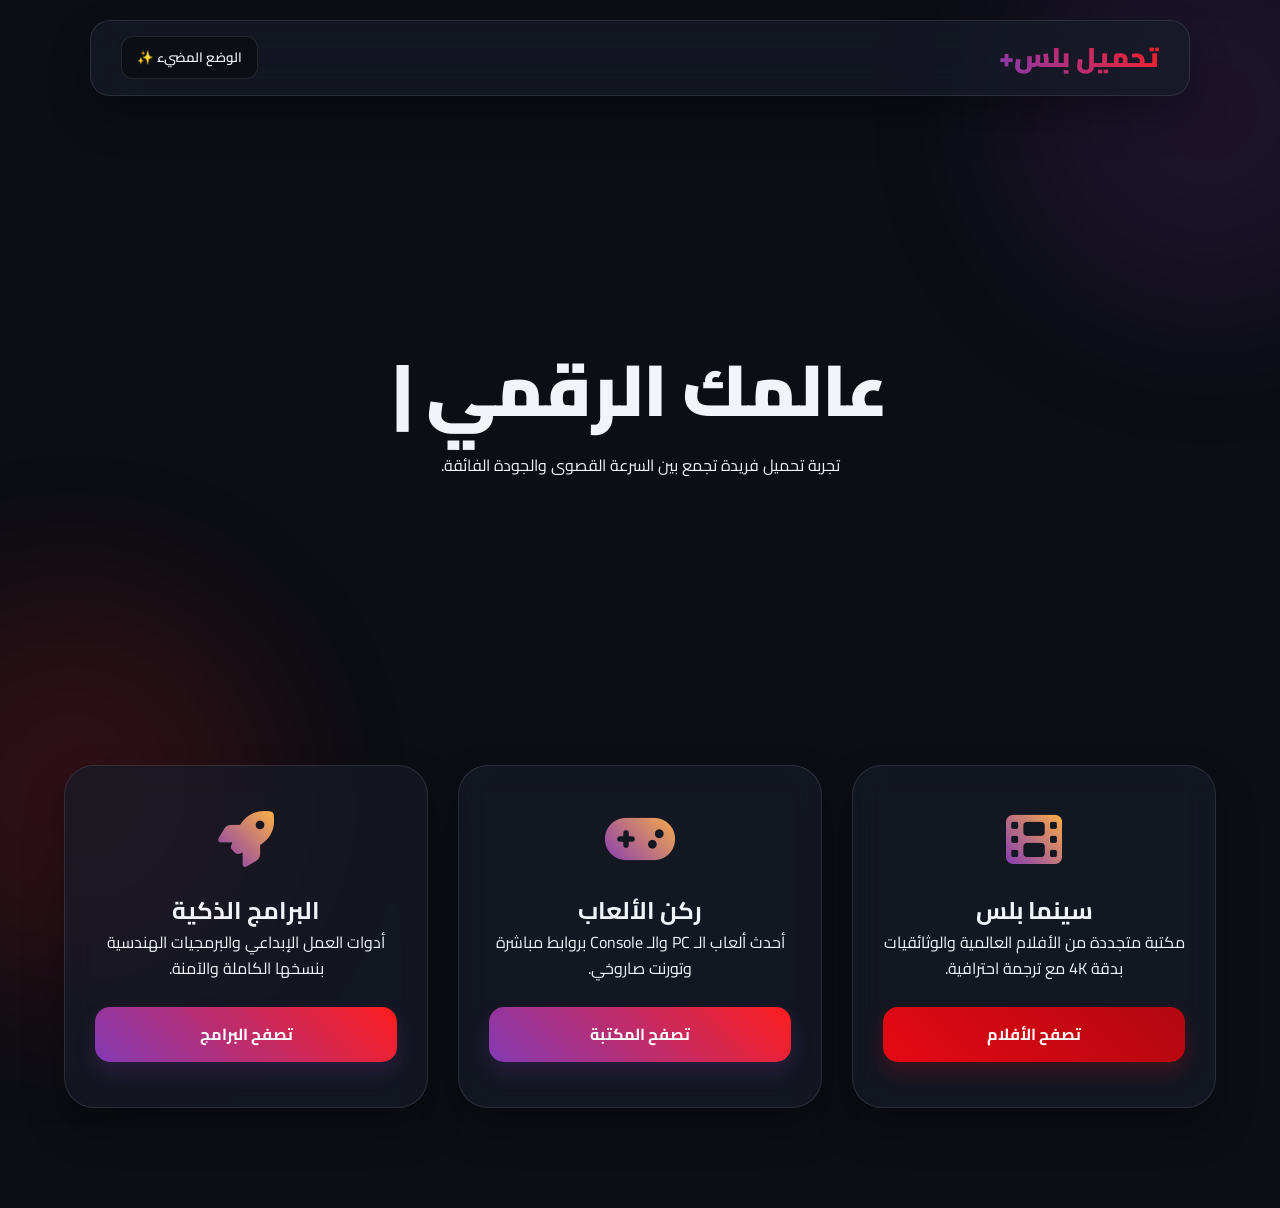
<file: index.html>
<!DOCTYPE html>
<html lang="ar" dir="rtl">
<head>
    <meta charset="UTF-8">
    <meta name="viewport" content="width=device-width, initial-scale=1.0">
    <title>تحميل بلس | عالم الترفيه الرقمي</title>
    <link href="https://fonts.googleapis.com/css2?family=Cairo:wght@400;600;800;900&display=swap" rel="stylesheet">
    <link rel="stylesheet" href="https://cdnjs.cloudflare.com/ajax/libs/font-awesome/6.4.0/css/all.min.css">
    <style>
        :root {
            --primary: #833ab4;
            --secondary: #fd1d1d;
            --accent: #fcb045;
            --bg: #f8fafc;
            --text: #0f172a;
            --card-bg: rgba(255, 255, 255, 0.8);
            --border: rgba(0, 0, 0, 0.05);
            --shadow: 0 20px 40px rgba(0,0,0,0.05);
        }

        [data-theme="dark"] {
            --bg: #0b0e14;
            --text: #f1f5f9;
            --card-bg: rgba(23, 28, 41, 0.7);
            --border: rgba(255, 255, 255, 0.1);
            --shadow: 0 20px 40px rgba(0,0,0,0.3);
        }

        * { margin: 0; padding: 0; box-sizing: border-box; font-family: 'Cairo', sans-serif; }

        body {
            background-color: var(--bg);
            color: var(--text);
            overflow-x: hidden;
            line-height: 1.6;
            transition: background 0.5s ease;
        }

        /* كرات خلفية مضيئة */
        .orb {
            position: fixed; width: 400px; height: 400px;
            border-radius: 50%; filter: blur(80px);
            z-index: -1; opacity: 0.15; pointer-events: none;
            animation: float 20s infinite alternate;
        }
        .orb-1 { background: var(--primary); top: -10%; right: -10%; }
        .orb-2 { background: var(--secondary); bottom: -10%; left: -10%; animation-delay: -5s; }

        @keyframes float { 
            0% { transform: translate(0, 0) scale(1); }
            100% { transform: translate(50px, 100px) scale(1.2); }
        }

        nav {
            position: fixed; top: 20px; left: 50%; transform: translateX(-50%);
            width: 90%; max-width: 1100px; padding: 15px 30px;
            background: var(--card-bg); backdrop-filter: blur(25px);
            border-radius: 20px; display: flex; justify-content: space-between;
            align-items: center; z-index: 1000; border: 1px solid var(--border);
            box-shadow: var(--shadow);
        }

        .logo { 
            font-size: 1.7rem; font-weight: 900; 
            background: linear-gradient(45deg, var(--primary), var(--secondary)); 
            -webkit-background-clip: text; -webkit-text-fill-color: transparent; 
        }

        .hero { 
            min-height: 85vh; display: flex; flex-direction: column; 
            justify-content: center; align-items: center; text-align: center; 
            padding: 120px 20px 60px; 
        }

        .hero h1 { 
            font-size: clamp(2rem, 7vw, 4.5rem); font-weight: 900; 
            margin-bottom: 20px; letter-spacing: -1px; line-height: 1.2;
        }

        #typewriter::after { content: '|'; animation: blink 0.7s infinite; }
        @keyframes blink { 50% { opacity: 0; } }

        .container { 
            display: grid; grid-template-columns: repeat(auto-fit, minmax(320px, 1fr)); 
            gap: 30px; padding: 0 5% 100px; max-width: 1300px; margin: 0 auto; 
        }

        .card {
            background: var(--card-bg); padding: 45px 30px; border-radius: 30px;
            text-align: center; backdrop-filter: blur(15px); border: 1px solid var(--border);
            position: relative; transition: all 0.4s cubic-bezier(0.175, 0.885, 0.32, 1.275);
            box-shadow: var(--shadow);
        }

        .card:hover { 
            transform: translateY(-15px); 
            border-color: var(--primary);
            box-shadow: 0 30px 60px rgba(0,0,0,0.15);
        }

        .card i { 
            font-size: 3.5rem; margin-bottom: 25px; 
            background: linear-gradient(45deg, var(--primary), var(--accent));
            -webkit-background-clip: text; -webkit-text-fill-color: transparent;
        }

        /* ستايل الأزرار الموحد */
        .btn {
            background: linear-gradient(45deg, var(--primary), var(--secondary));
            color: white !important; border: none; padding: 15px 35px; border-radius: 15px;
            cursor: pointer; width: 100%; margin-top: 25px; font-weight: 700;
            text-decoration: none; display: inline-block;
            box-shadow: 0 10px 20px rgba(131, 58, 180, 0.2);
            transition: 0.3s;
            text-align: center;
        }

        .btn:hover { 
            transform: scale(1.05); 
            filter: brightness(1.1);
            box-shadow: 0 15px 30px rgba(131, 58, 180, 0.4);
        }

        /* ستايل خاص لزر الأفلام ليكون أكثر جاذبية (Netflix vibe) */
        .btn-cinema {
            background: linear-gradient(45deg, #e50914, #b20710);
            box-shadow: 0 10px 20px rgba(229, 9, 20, 0.2);
        }
        .btn-cinema:hover {
            box-shadow: 0 15px 30px rgba(229, 9, 20, 0.4);
        }

        .theme-toggle { 
            cursor: pointer; background: var(--bg); border: 1px solid var(--border); 
            padding: 8px 15px; border-radius: 12px; color: var(--text); font-weight: 600;
        }

        .reveal { opacity: 0; transform: translateY(30px); transition: all 0.8s ease-out; }
        .reveal.active { opacity: 1; transform: translateY(0); }
    </style>
</head>
<body data-theme="dark">
    <div class="orb orb-1"></div>
    <div class="orb orb-2"></div>
    
    <nav>
        <div class="logo">تحميل بلس+</div>
        <button class="theme-toggle" onclick="toggleTheme()" id="themeBtn">الوضع المضيء ✨</button>
    </nav>

    <header class="hero">
        <h1 id="typewriter"></h1>
        <p class="reveal">تجربة تحميل فريدة تجمع بين السرعة القصوى والجودة الفائقة.</p>
    </header>

    <div class="container">
        <div class="card reveal">
            <i class="fas fa-film"></i>
            <h2>سينما بلس</h2>
            <p>مكتبة متجددة من الأفلام العالمية والوثائقيات بدقة 4K مع ترجمة احترافية.</p>
            <a href="movies.html" class="btn btn-cinema">تصفح الأفلام</a>
        </div>

        <div class="card reveal">
            <i class="fas fa-gamepad"></i>
            <h2>ركن الألعاب</h2>
            <p>أحدث ألعاب الـ PC والـ Console بروابط مباشرة وتورنت صاروخي.</p>
            <a href="games.html" class="btn">تصفح المكتبة</a>
        </div>

        <div class="card reveal">
            <i class="fas fa-rocket"></i>
            <h2>البرامج الذكية</h2>
            <p>أدوات العمل الإبداعي والبرمجيات الهندسية بنسخها الكاملة والآمنة.</p>
            <a href="programs.html" class="btn">تصفح البرامج</a>
        </div>
    </div>

    <script>
        // تأثير الكتابة (Typewriter)
        const textElement = document.getElementById('typewriter');
        const phrases = ["عالمك الرقمي بين يديك..", "سرعة لا تضاهى..", "جودة بدون تنازلات.."];
        let phraseIndex = 0;
        let charIndex = 0;
        let isDeleting = false;

        function type() {
            const currentPhrase = phrases[phraseIndex];
            if (isDeleting) {
                textElement.textContent = currentPhrase.substring(0, charIndex - 1);
                charIndex--;
            } else {
                textElement.textContent = currentPhrase.substring(0, charIndex + 1);
                charIndex++;
            }

            let typeSpeed = isDeleting ? 50 : 100;

            if (!isDeleting && charIndex === currentPhrase.length) {
                typeSpeed = 2000; 
                isDeleting = true;
            } else if (isDeleting && charIndex === 0) {
                isDeleting = false;
                phraseIndex = (phraseIndex + 1) % phrases.length;
                typeSpeed = 500;
            }

            setTimeout(type, typeSpeed);
        }

        // تأثير الظهور عند التمرير (Scroll Reveal)
        function reveal() {
            var reveals = document.querySelectorAll(".reveal");
            reveals.forEach(el => {
                var windowHeight = window.innerHeight;
                var elementTop = el.getBoundingClientRect().top;
                if (elementTop < windowHeight - 100) {
                    el.classList.add("active");
                }
            });
        }

        window.addEventListener("scroll", reveal);
        
        window.onload = () => {
            type();
            reveal(); 
            // استرجاع الثيم المفضل للمستخدم
            if(localStorage.getItem('theme') === 'light') toggleTheme();
        };

        // وظيفة تبديل الثيم
        function toggleTheme() {
            const body = document.body;
            const current = body.getAttribute('data-theme');
            const target = current === 'light' ? 'dark' : 'light';
            body.setAttribute('data-theme', target);
            localStorage.setItem('theme', target);
            document.getElementById('themeBtn').innerText = target === 'light' ? 'الوضع الليلي 🌙' : 'الوضع المضيء ✨';
        }
    </script>
</body>
</html>
</file>
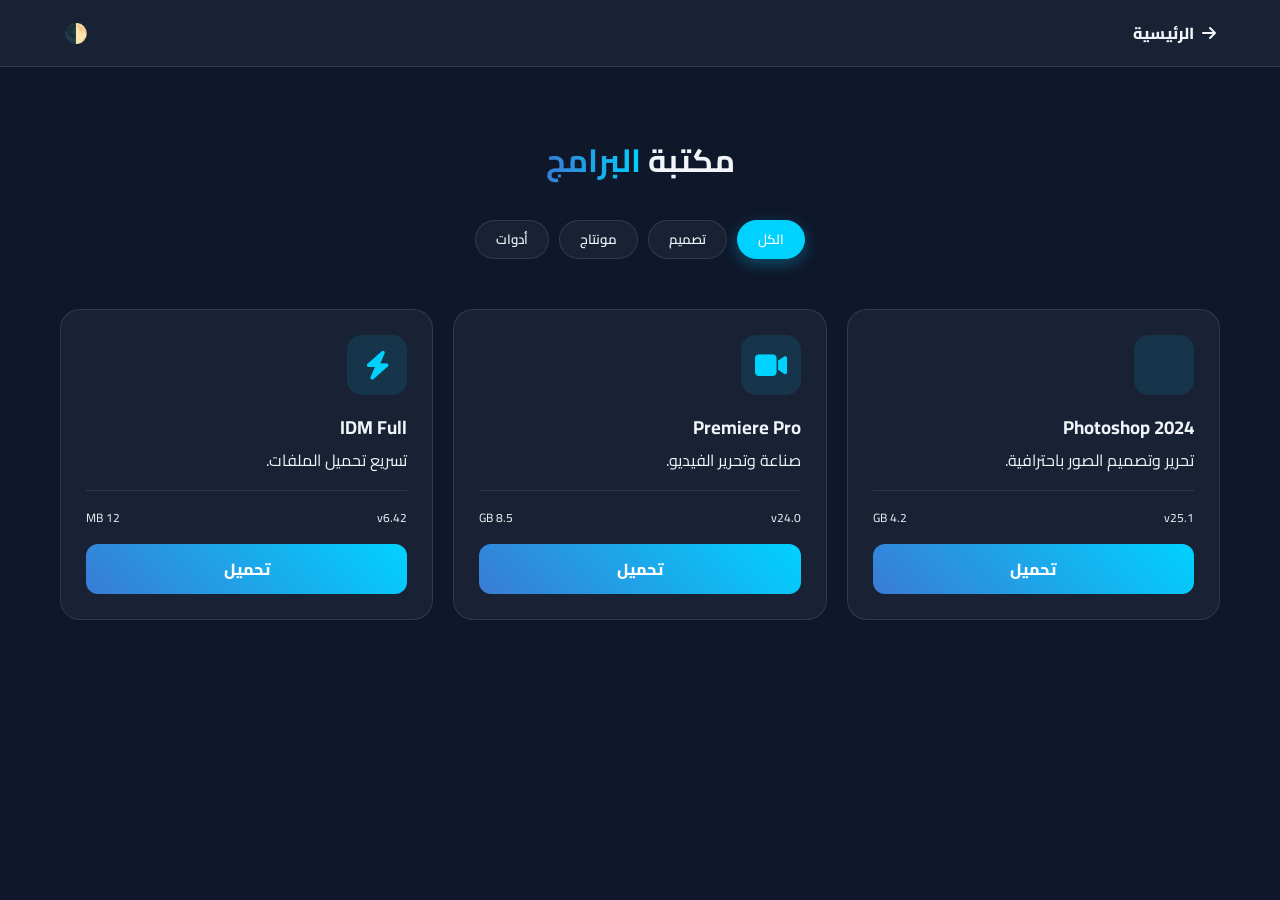
<file: programs.html>
<!DOCTYPE html>
<html lang="ar" dir="rtl">
<head>
    <link rel="stylesheet" href="style.css">

    <meta charset="UTF-8">
    <meta name="viewport" content="width=device-width, initial-scale=1.0">
    <title>مكتبة البرامج | تحميل بلس</title>
    <link href="https://fonts.googleapis.com/css2?family=Cairo:wght@400;600;800;900&display=swap" rel="stylesheet">
    <link rel="stylesheet" href="https://cdnjs.cloudflare.com/ajax/libs/font-awesome/6.4.0/css/all.min.css">
    <style>
        :root {
            --primary: #00d2ff;
            --secondary: #3a7bd5;
            --bg: #0f172a;
            --card-bg: rgba(30, 41, 59, 0.7);
            --text: #f1f5f9;
            --border: rgba(255, 255, 255, 0.1);
        }
        [data-theme="light"] {
            --bg: #f8fafc;
            --card-bg: rgba(255, 255, 255, 0.8);
            --text: #1e293b;
            --border: rgba(0, 0, 0, 0.05);
        }
        * { margin: 0; padding: 0; box-sizing: border-box; font-family: 'Cairo', sans-serif; }
        body { background-color: var(--bg); color: var(--text); padding-top: 100px; transition: 0.4s; min-height: 100vh; }
        
        nav { position: fixed; top: 0; width: 100%; padding: 15px 5%; background: var(--card-bg); backdrop-filter: blur(20px); display: flex; justify-content: space-between; align-items: center; z-index: 1000; border-bottom: 1px solid var(--border); }
        .back-btn { text-decoration: none; color: var(--text); font-weight: 800; display: flex; align-items: center; gap: 8px; }
        
        header { text-align: center; padding: 30px 20px; }
        header h1 span { background: linear-gradient(to left, var(--primary), var(--secondary)); -webkit-background-clip: text; -webkit-text-fill-color: transparent; }

        /* ستايل الفلتر */
        .filter-container { display: flex; justify-content: center; gap: 10px; margin-bottom: 30px; flex-wrap: wrap; padding: 0 15px; }
        .filter-btn { background: var(--card-bg); border: 1px solid var(--border); color: var(--text); padding: 6px 20px; border-radius: 50px; cursor: pointer; font-weight: 600; transition: 0.3s; }
        .filter-btn.active { background: var(--primary); color: white; border-color: var(--primary); box-shadow: 0 5px 15px rgba(0, 210, 255, 0.3); }

        .programs-grid { display: grid; grid-template-columns: repeat(auto-fill, minmax(280px, 1fr)); gap: 20px; max-width: 1200px; margin: 0 auto; padding: 20px; }
        .soft-card { background: var(--card-bg); border: 1px solid var(--border); border-radius: 20px; padding: 25px; transition: 0.4s; position: relative; overflow: hidden; }
        .soft-card:hover { transform: translateY(-10px); border-color: var(--primary); }
        
        .icon-box { width: 60px; height: 60px; background: rgba(0, 210, 255, 0.1); border-radius: 15px; display: flex; align-items: center; justify-content: center; margin-bottom: 15px; font-size: 1.8rem; color: var(--primary); }
        .meta-info { display: flex; justify-content: space-between; font-size: 0.75rem; border-top: 1px solid var(--border); padding-top: 15px; margin: 15px 0; }
        .dl-btn { background: linear-gradient(45deg, var(--secondary), var(--primary)); color: white; text-decoration: none; display: flex; align-items: center; justify-content: center; gap: 8px; padding: 10px; border-radius: 12px; font-weight: 800; }

        @keyframes fadeIn { from { opacity: 0; transform: translateY(10px); } to { opacity: 1; transform: translateY(0); } }
    </style>
</head>
<body data-theme="dark">

    <nav>
        <a href="index.html" class="back-btn"><i class="fas fa-arrow-right"></i> الرئيسية</a>
        <button onclick="toggleTheme()" style="background:none; border:none; cursor:pointer; font-size:1.2rem;">🌓</button>
    </nav>

    <header>
        <h1>مكتبة <span>البرامج</span></h1>
    </header>

    <div class="filter-container">
        <button class="filter-btn active" data-category="all">الكل</button>
        <button class="filter-btn" data-category="design">تصميم</button>
        <button class="filter-btn" data-category="video">مونتاج</button>
        <button class="filter-btn" data-category="tools">أدوات</button>
    </div>

    <div class="programs-grid">
        <div class="soft-card" data-category="design">
            <div class="icon-box"><i class="fab fa-adobe"></i></div>
            <h3>Photoshop 2024</h3>
            <p>تحرير وتصميم الصور باحترافية.</p>
            <div class="meta-info"><span>v25.1</span><span>4.2 GB</span></div>
            <a href="#" class="dl-btn">تحميل</a>
        </div>

        <div class="soft-card" data-category="video">
            <div class="icon-box"><i class="fas fa-video"></i></div>
            <h3>Premiere Pro</h3>
            <p>صناعة وتحرير الفيديو.</p>
            <div class="meta-info"><span>v24.0</span><span>8.5 GB</span></div>
            <a href="#" class="dl-btn">تحميل</a>
        </div>

        <div class="soft-card" data-category="tools">
            <div class="icon-box"><i class="fas fa-bolt"></i></div>
            <h3>IDM Full</h3>
            <p>تسريع تحميل الملفات.</p>
            <div class="meta-info"><span>v6.42</span><span>12 MB</span></div>
            <a href="#" class="dl-btn">تحميل</a>
        </div>
    </div>

    <script>
        // كود الفلترة
        const btns = document.querySelectorAll('.filter-btn');
        const cards = document.querySelectorAll('.soft-card');

        btns.forEach(btn => {
            btn.addEventListener('click', () => {
                btns.forEach(b => b.classList.remove('active'));
                btn.classList.add('active');
                const cat = btn.getAttribute('data-category');
                cards.forEach(card => {
                    if(cat === 'all' || card.getAttribute('data-category') === cat) {
                        card.style.display = 'block';
                        card.style.animation = 'fadeIn 0.4s ease forwards';
                    } else {
                        card.style.display = 'none';
                    }
                });
            });
        });

        function toggleTheme() {
            const body = document.body;
            body.setAttribute('data-theme', body.getAttribute('data-theme') === 'light' ? 'dark' : 'light');
        }
    </script>
</body>
</html>
</file>
<file: style.css>
/* الألوان والثيم الموحد */
:root {
    --primary: #833ab4;
    --secondary: #fd1d1d;
    --bg: #05070a;
    --card-bg: #11141d;
    --text: #f1f5f9;
    --border: rgba(131, 58, 180, 0.2);
}

/* تنسيقات عامة لكل الأجهزة */
body {
    background-color: var(--bg);
    color: var(--text);
    margin: 0;
    padding: 0;
    overflow-x: hidden; /* لمنع التزحلق الجانبي في الموبايل */
}

/* نظام الشبكة المرن (Grid) */
.games-grid, .programs-grid, .main-grid {
    display: grid;
    gap: 20px;
    padding: 20px;
    max-width: 1200px;
    margin: 0 auto;
    /* الافتراضي للكمبيوتر: 3 أو 4 أعمدة */
    grid-template-columns: repeat(auto-fill, minmax(280px, 1fr));
}

/* تنسيق البطاقة الموحد */
.card, .game-card, .soft-card {
    background: var(--card-bg);
    border: 1px solid var(--border);
    border-radius: 20px;
    padding: 20px;
    transition: 0.3s;
    position: relative;
    display: flex;
    flex-direction: column;
    height: 100%;
}

/* الصور داخل الموبايل والكمبيوتر */
.img-container {
    width: 100%;
    height: 300px; /* للكمبيوتر */
    border-radius: 15px;
    overflow: hidden;
}

/* ============================================= */
/* تعديلات خاصة بالموبايل (الشاشات الصغيرة) */
/* ============================================= */
@media (max-width: 768px) {
    /* جعل العنوان أصغر ليتناسب مع شاشة الفون */
    header h1 {
        font-size: 1.8rem !important;
        padding: 0 10px;
    }

    /* تغيير توزيع البطاقات في الموبايل ليكون 2 في كل صف أو 1 */
    .games-grid, .programs-grid {
        grid-template-columns: repeat(2, 1fr); /* عمودين في الموبايل */
        gap: 12px;
        padding: 10px;
    }

    .img-container {
        height: 200px; /* تصغير ارتفاع الصور في الموبايل */
    }

    /* تصغير حجم الخط والأزرار في الموبايل */
    .game-info h3, .soft-card h3 {
        font-size: 0.9rem !important;
    }

    .btn, .download-btn {
        padding: 10px !important;
        font-size: 0.8rem !important;
    }

    nav {
        padding: 10px 5% !important;
    }
}

/* للهواتف الصغيرة جداً */
@media (max-width: 400px) {
    .games-grid, .programs-grid {
        grid-template-columns: 1fr; /* عمود واحد فقط */
    }
}
</file>
